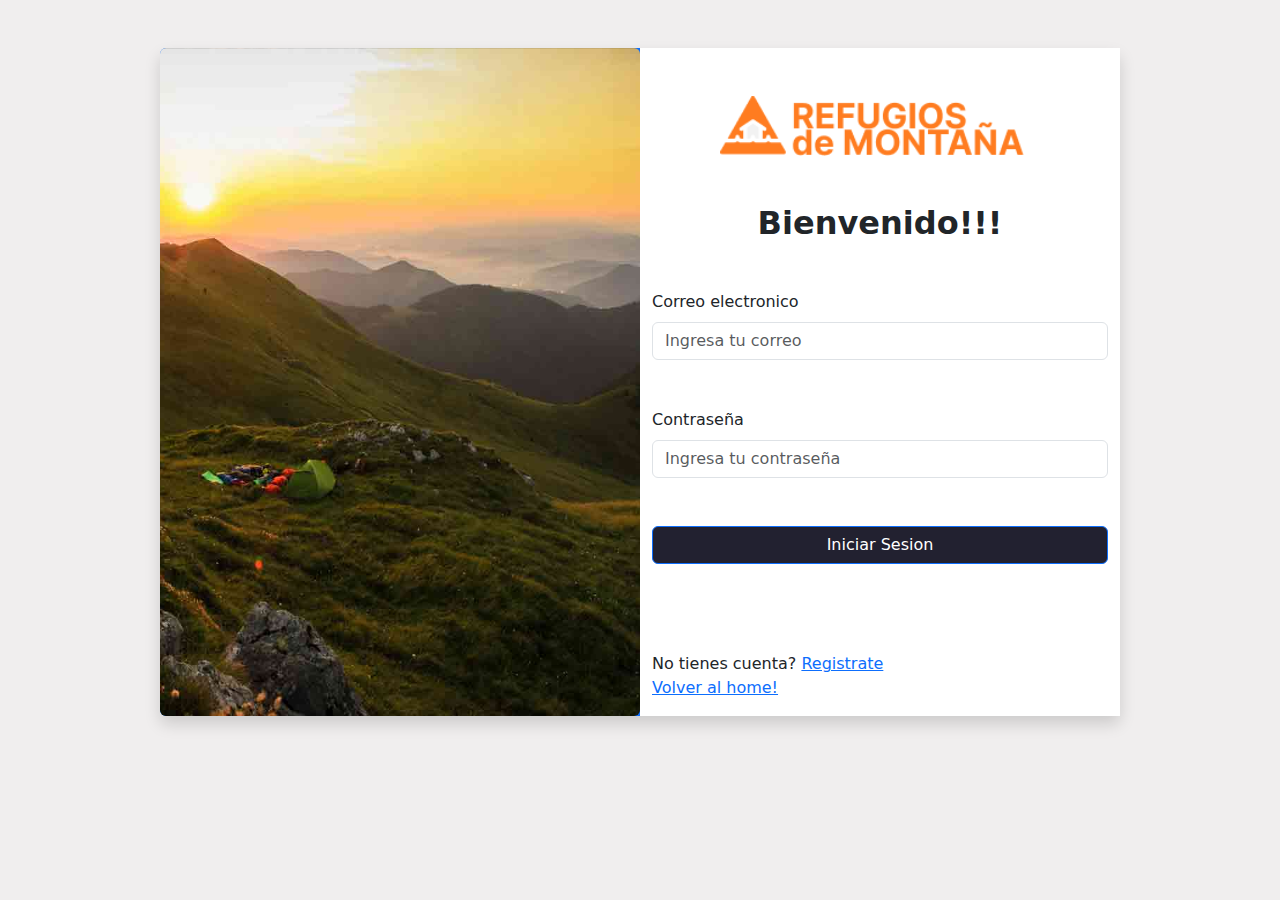
<file: login.html>
<!DOCTYPE html>
<html lang="en">
<head>
  <meta charset="UTF-8">
  <meta name="viewport" content="width=device-width, initial-scale=1.0">
  <title>Refugios de montaña - Login</title>
  <link rel="icon" type="image/png" sizes="16x16" href="img/Logo-Ico/RefugiosDeMontania-Ico.ico"/>
  <link href="https://cdn.jsdelivr.net/npm/bootstrap@5.3.3/dist/css/bootstrap.min.css" rel="stylesheet" integrity="sha384-QWTKZyjpPEjISv5WaRU9OFeRpok6YctnYmDr5pNlyT2bRjXh0JMhjY6hW+ALEwIH" crossorigin="anonymous">
  <style>
    body{
        background-color: rgb(240, 238, 238);
    }
    .bg{
        background-image: url(img/Refugios-HOME/Ascensión-Cerro-Tronador-Patagonia-refugio-actividad.jpg);
        background-position: center center;
        background-size: cover;

    }
  </style>
</head>
<body>


    <div class="container w-75 bg-primary mt-5 rounded shadow">
        <div class="row align-items-stretch">
            <div class="col bg d-none d-lg-block col-md-5 col-lg-5 col-xl-6 rounded">
            </div>
            <div class="col bg-white">
                <div class="d-flex justify-content-center">
                    <a href="index.html"><img src="img/ico/RefugiosDeMontania-Logo.png" width="320" alt="" class ="mt-5"></a>
                    
                </div>
                <h2 class="fw-bold text-center pt-5 mb-5">Bienvenido!!!</h2>
                
                <form id="loginForm">
                    <div id="message-container"></div>
                    <div id="error-container" style="color: red;"></div>
                    <div class="mb-4">
                        <label for="email" class="form-label">Correo electronico</label>
                        <input type="email" class="form-control" name="email" id="email" required placeholder="Ingresa tu correo"><br>
                    </div>
                    <div class="mb-4">
                        <label for="password" class="form-label">Contraseña</label>
                        <input type="password" class="form-control" name="password" id="password" required placeholder="Ingresa tu contraseña"> <br>
                    </div>
                    <div class="d-grid">
                        <button type="submit" class="btn btn-primary"  style="background-color:rgb(34, 33, 48)">Iniciar Sesion</button><br>
                    </div>

                    <div class="my-3 pt-5">
                        <span>No tienes cuenta? <a href="register.html">Registrate</a></span> <br>
                        <span><a href="index.html">Volver al home!</a></span>
                    </div>


                </form>
            </div>
        </div>

    </div>


    <!-- Scripts -->
</body>
</html>
</file>
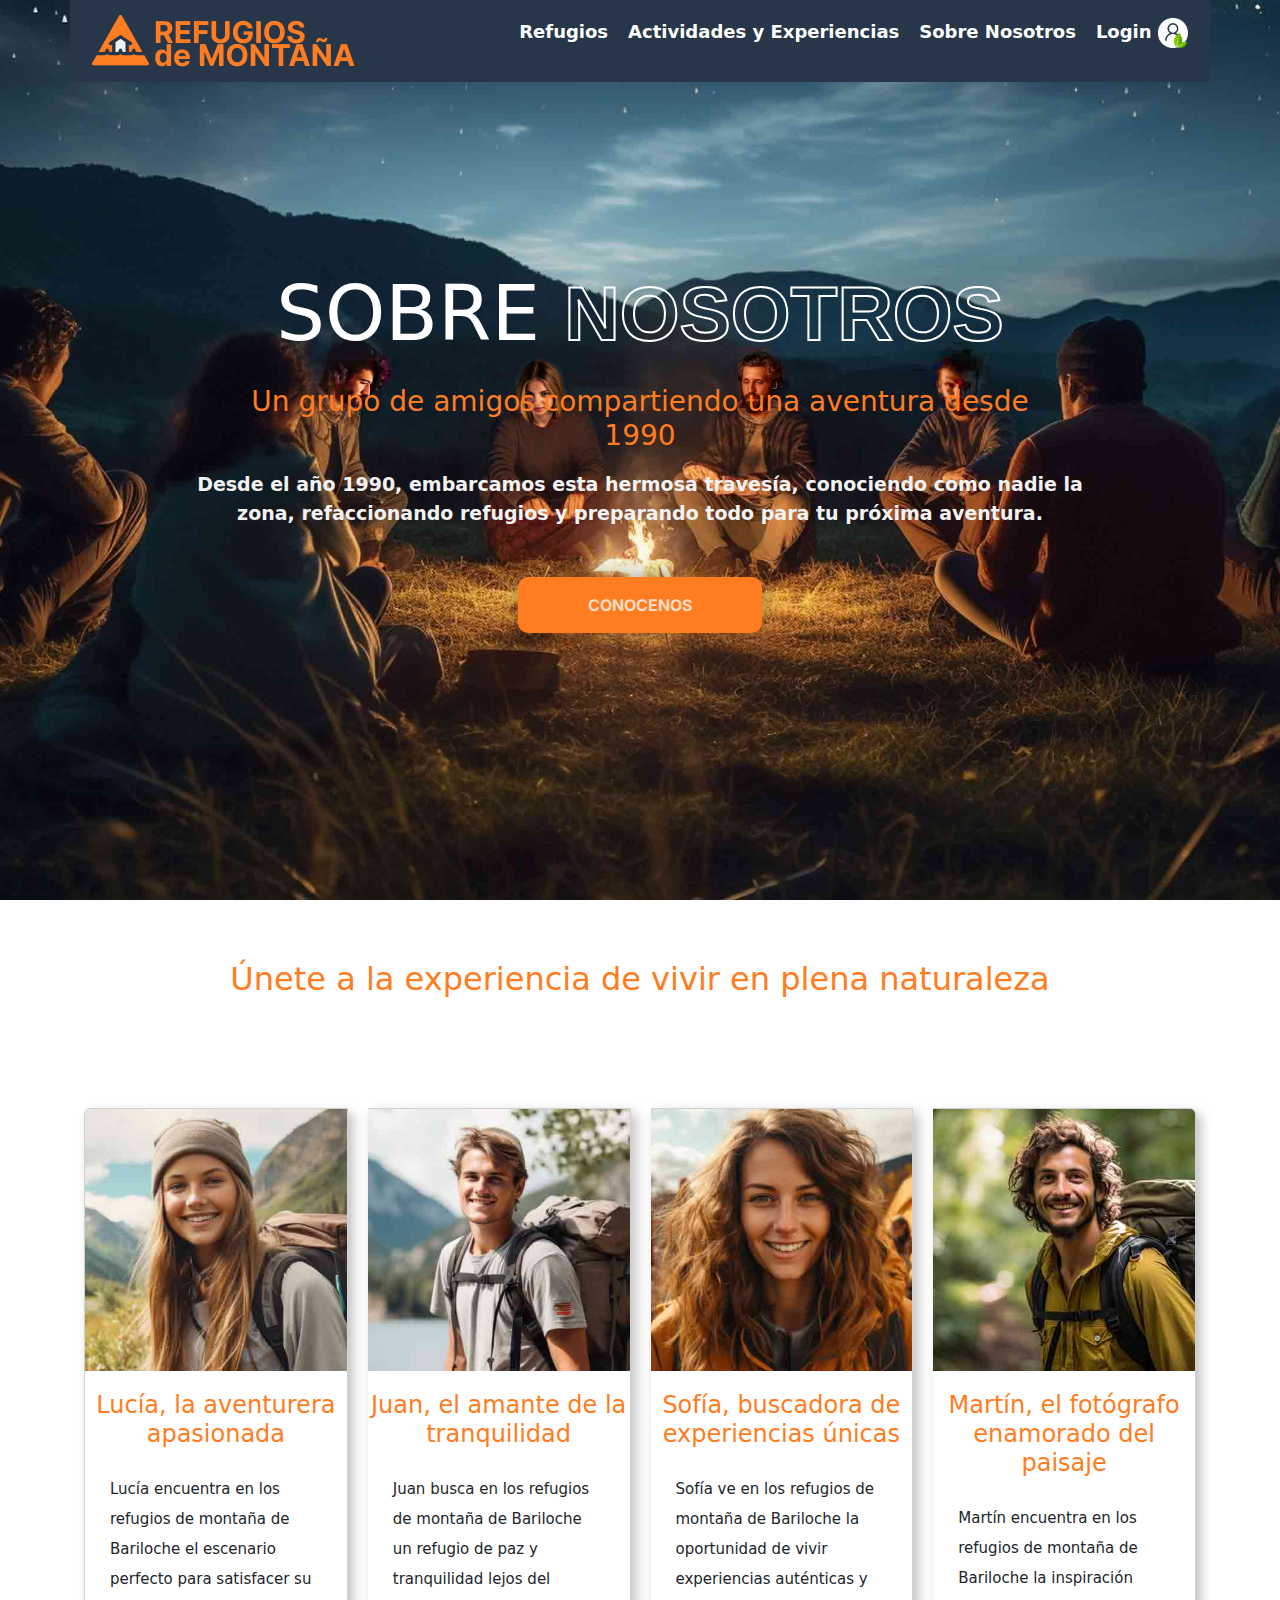
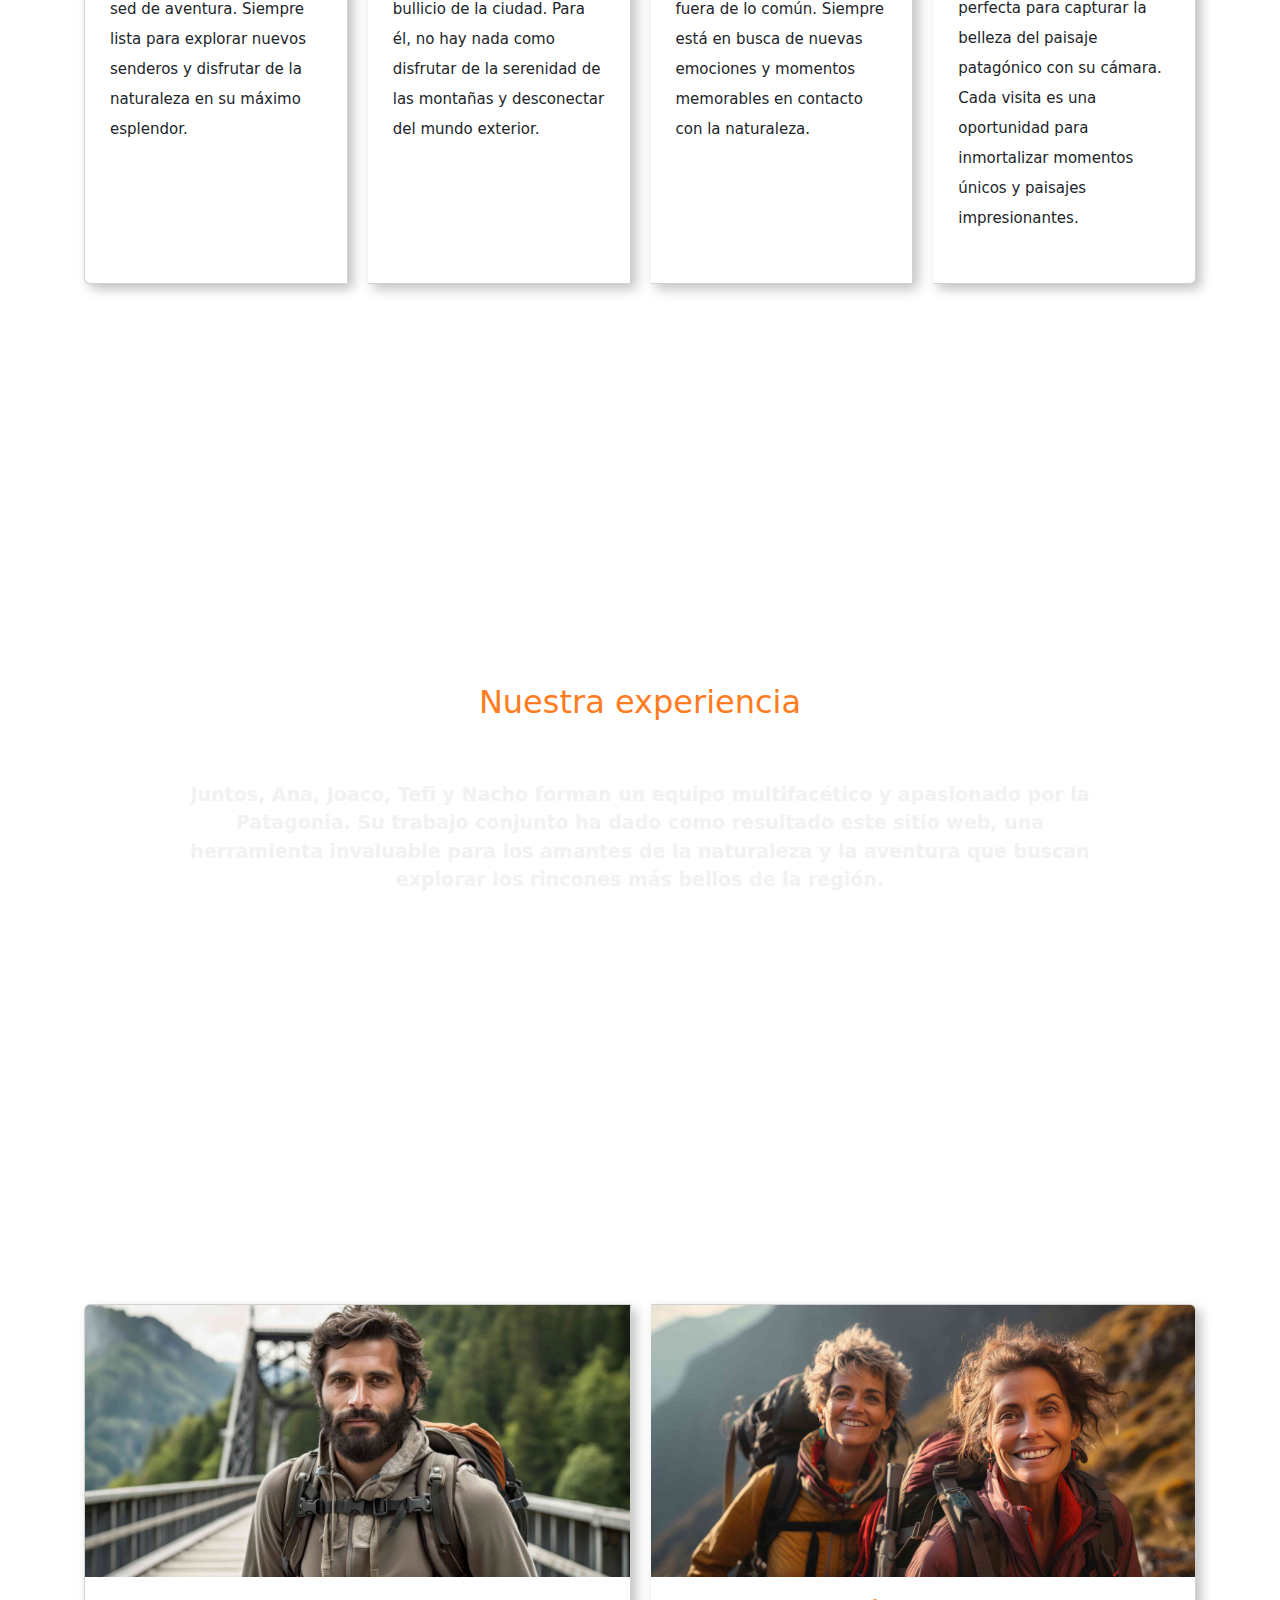
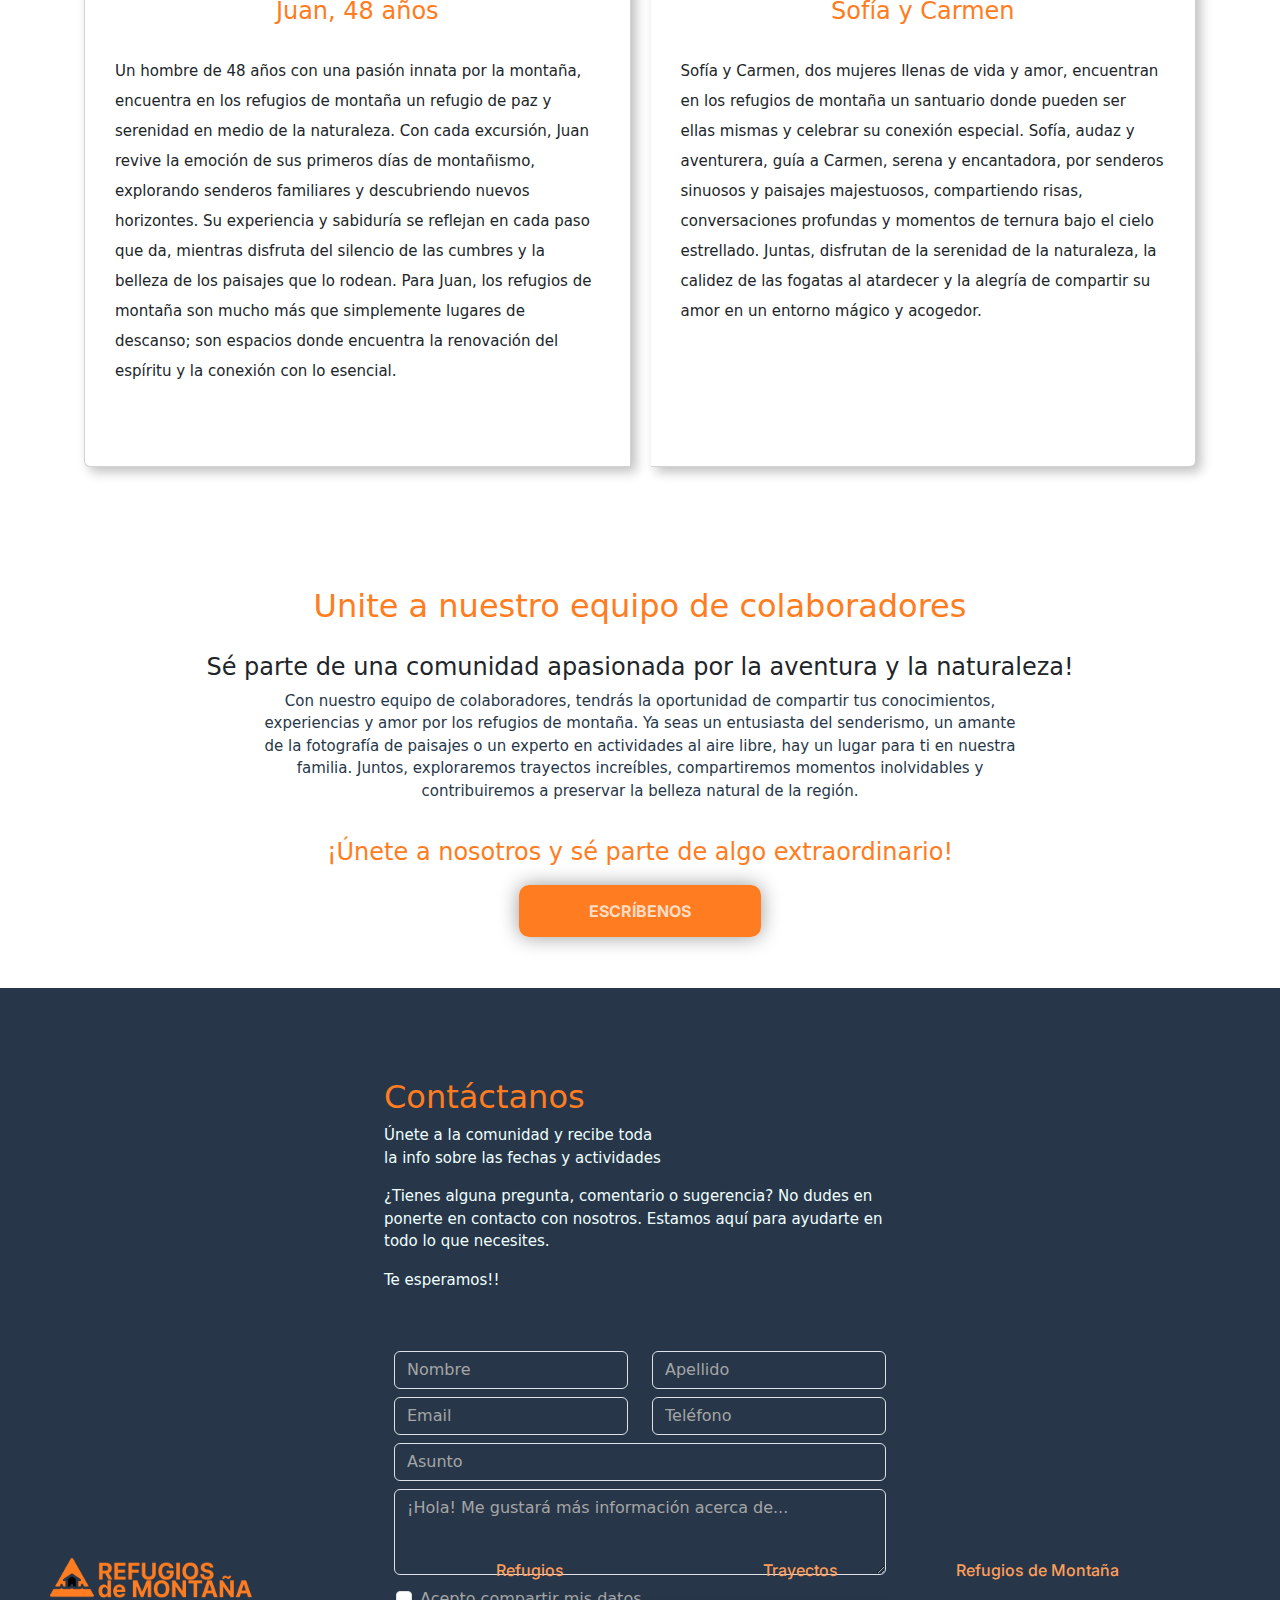
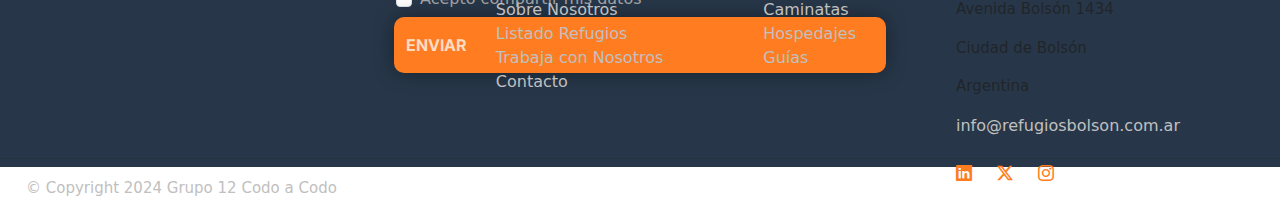
<file: nosotros.html>
<!DOCTYPE html>
<html lang="es">
<head>
    <meta charset="UTF-8">
    <meta name="viewport" content="width=device-width, initial-scale=1.0">
    <title>Sobre Nosotros</title>
    <meta name="keywords" content="Refugios de Montaña, Patagonia Argentina, Vacaciones en Patagonia, Trekking en Patagonia">
    <meta name="description" content="Refugios de Montaña, Refugios de Montania, Refugios de Montana">
    <link rel="icon" type="image/png" sizes="16x16" href="img/Logo-Ico/RefugiosDeMontania-Ico.ico">
    <link rel="stylesheet" href="css/nosotros.css">
    <link rel="preconnect" href="https://fonts.googleapis.com">
<link rel="preconnect" href="https://fonts.gstatic.com" crossorigin>
<link href="https://fonts.googleapis.com/css2?family=Chivo:ital,wght@0,100..900;1,100..900&family=Inter:wght@100..900&family=Lato:ital,wght@0,100;0,300;0,400;0,700;0,900;1,100;1,300;1,400;1,700;1,900&family=Radio+Canada+Big:ital,wght@0,400..700;1,400..700&display=swap" rel="stylesheet">
    <link rel="preconnect" href="https://fonts.googleapis.com">
    <link rel="preconnect" href="https://fonts.gstatic.com" crossorigin>
    <link href="https://fonts.googleapis.com/css2?family=Inter:wght@100..900&display=swap" rel="stylesheet">
    <link rel="stylesheet" href="https://cdn.jsdelivr.net/npm/bootstrap-icons@1.11.3/font/bootstrap-icons.min.css">
<link href="https://cdn.jsdelivr.net/npm/bootstrap@5.3.3/dist/css/bootstrap.min.css" rel="stylesheet" integrity="sha384-QWTKZyjpPEjISv5WaRU9OFeRpok6YctnYmDr5pNlyT2bRjXh0JMhjY6hW+ALEwIH" crossorigin="anonymous">

    <meta http-equiv="refresh" content="30"> <!--   borrar para la entrega este renglon -->

</head>

<body>

  <header>
    <div class="menu container">
        <a href="index.html" class="logo">
            <img src="img//Logo-Ico/RefugiosDeMontania-Logo.png" alt="Logo" class="logo-svg">
        </a>
        <input type="checkbox" id="menu">
        <label for="menu">
            <img src="img/menu.png" class="menu-icono" alt="">
        </label>
        <div class="navbar">
            <ul>
                <li><a href="refugios.html">Refugios</a></li>
                <li><a href="actividades.html">Actividades y Experiencias</a></li>
                <li><a href="nosotros.html">Sobre Nosotros</a></li>
                <li><a href="login.html">Login <img src="img/Refugios-HOME/login2.png" style="height: 30px" alt="RefugiosDeMontania-Logo"></a></li>
            </ul>
        </div>
    </div>

  </header>
  <section id="HERO-NOSOTROS">
    <div class="banner" id="TOP-nosotros">
      <div class="banner-description">
        <div class="header-txt">
          <h1>Sobre <span class="contorno">Nosotros</span> </h1>
          <h3 class="videoText">Un grupo de amigos compartiendo una aventura desde 1990</h3>
          <span class="subtitulo">Desde el año 1990, embarcamos esta hermosa travesía, conociendo como nadie la zona, refaccionando refugios y preparando todo para tu próxima aventura.
          </span>
        <a href="index.html" class="btn-1">Conocenos</a>
      </div>
    </div>
    
  </div>
  
</section>
<section id="NUESTRO-EQUIPO">
  <div class="Titulo-Busquedas-Refugios">
    <H2 class="titulo">Únete a la experiencia de vivir en plena naturaleza</H2>
  </div>  
  <div class="session3-card">
    <div class="card-group">     
      <div class="card">
        <img src="img/Refugios-NOSOTROS/Apasionada-por-la-Montana-Ana-Refugio-de-Montana.jpg" class="card-img-top" alt="...">
        <div class="card-content">
          <div class="card-title">
            <h4>Lucía, la aventurera apasionada</h4>
          </div>
          <p class="card-text">Lucía encuentra en los refugios de montaña de Bariloche el escenario perfecto para satisfacer su sed de aventura. Siempre lista para explorar nuevos senderos y disfrutar de la naturaleza en su máximo esplendor.</p>
        </div>
      </div>
      
      <div class="card">
        <img src="img/Refugios-NOSOTROS/Compromiso-con-el-Medio-Ambiente-Joaco-Refugio-de-Montana.jpg" class="card-img-top" alt="...">
        <div class="card-content">
          <div class="card-title">
            <h4>Juan, el amante de la tranquilidad</h4>
          </div>
          <p class="card-text">Juan busca en los refugios de montaña de Bariloche un refugio de paz y tranquilidad lejos del bullicio de la ciudad. Para él, no hay nada como disfrutar de la serenidad de las montañas y desconectar del mundo exterior.</p>
        </div>
      </div>
      
      <div class="card">
        <img src="img/Refugios-NOSOTROS/Refugios-de-Montana-Patagonia-Argentina-Proyecto-Tefi.jpg" class="card-img-top" alt="...">
        <div class="card-content">
          <div class="card-title">
            <h4>Sofía, buscadora de experiencias únicas</h4>
          </div>
          <p class="card-text">Sofía ve en los refugios de montaña de Bariloche la oportunidad de vivir experiencias auténticas y fuera de lo común. Siempre está en busca de nuevas emociones y momentos memorables en contacto con la naturaleza.</p>
        </div>
      </div>
      <div class="card">
        <img src="img/Refugios-NOSOTROS/Mas-de-15-Anios-de-Experiencia-en-Refugios-de-Montana-Nacho.jpg" class="card-img-top" alt="...">
        <div class="card-content">
          <div class="card-title">
            <h4>Martín, el fotógrafo enamorado del paisaje</h4></div>
            <p class="card-text">Martín encuentra en los refugios de montaña de Bariloche la inspiración perfecta para capturar la belleza del paisaje patagónico con su cámara. Cada visita es una oportunidad para inmortalizar momentos únicos y paisajes impresionantes.</p>
          </div>
        </div>
      </div>
      
    </div>
  </section>

  <section id="NUESTRA-EXP
  ERIENCIA">
  <div class="banner-2">
      <div class="banner-description">
        <div class="header-txt">
          <H2 class="titulo">Nuestra experiencia</H2>
          <span class="subtitulo">
            Juntos, Ana, Joaco, Tefi y Nacho forman un equipo multifacético y apasionado por la Patagonia. Su trabajo conjunto ha dado como resultado este sitio web, una herramienta invaluable para los amantes de la naturaleza y la aventura que buscan explorar los rincones más bellos de la región.
          </span>
        </div>
      </div>
      
    </div>  
    
    <div class="card-group">
      
      <div class="card">
        <img src="img/Refugios-NOSOTROS/Refugios-de-Montana-Experiencia-Patagonia-Juan.jpg" class="card-img-top" alt="...">
        <div class="card-content">
          <div class="card-title">
            <h4>Juan, 48 años</h4>
          </div>
          <p class="card-text-2">Un hombre de 48 años con una pasión innata por la montaña, encuentra en los refugios de montaña un refugio de paz y serenidad en medio de la naturaleza. Con cada excursión, Juan revive la emoción de sus primeros días de montañismo, explorando senderos familiares y descubriendo nuevos horizontes. Su experiencia y sabiduría se reflejan en cada paso que da, mientras disfruta del silencio de las cumbres y la belleza de los paisajes que lo rodean. Para Juan, los refugios de montaña son mucho más que simplemente lugares de descanso; son espacios donde encuentra la renovación del espíritu y la conexión con lo esencial.</p>
        </div>
      </div>
      
      <div class="card">
        <img src="img/Refugios-NOSOTROS/refugios-patagonia-two-women-50-years-old-are-traveling-trekking-mountains-healthy-lifestyle.jpg" class="card-img-top" alt="...">
        <div class="card-content">
          <div class="card-title">
            <h4>Sofía y Carmen</h4>
          </div>
          <p class="card-text-2">Sofía y Carmen, dos mujeres llenas de vida y amor, encuentran en los refugios de montaña un santuario donde pueden ser ellas mismas y celebrar su conexión especial. Sofía, audaz y aventurera, guía a Carmen, serena y encantadora, por senderos sinuosos y paisajes majestuosos, compartiendo risas, conversaciones profundas y momentos de ternura bajo el cielo estrellado. Juntas, disfrutan de la serenidad de la naturaleza, la calidez de las fogatas al atardecer y la alegría de compartir su amor en un entorno mágico y acogedor.</p>
        </div>
      </div>
    </div>
  </section>
  <section id="UNITE-A-NOSOTROS">
    <div class="tercerasec">
      <H2 class="titulo-3">Unite a nuestro equipo de colaboradores</H2>
      <h4 class="segundoTit">Sé parte de una comunidad apasionada por la aventura y la naturaleza!</h4>
      <div class="subtitulo-dark-small">
        <p>
          Con nuestro equipo de colaboradores, tendrás la oportunidad de compartir tus conocimientos, experiencias y amor por los refugios de montaña. 
          Ya seas un entusiasta del senderismo, un amante de la fotografía de paisajes o un experto en actividades al aire libre, 
          hay un lugar para ti en nuestra familia. 
          Juntos, exploraremos trayectos increíbles, compartiremos momentos inolvidables y 
          contribuiremos a preservar la belleza natural de la región.
        </p>
        <h4 class="segundoTit naranja">¡Únete a nosotros y sé parte de algo extraordinario!</h4>
        <div>
          <a href="NOSOTROS-CONTACTO" class="btn-1">Escríbenos</a>
        </div>
      </div>

      </div>
      
      
    </section>
<!-- FORMULARIO DE CONTACTO -->
<section id="REFUGIOS-CONTACTO" class="Contactanos">
  
  <div class="contactanos">
    <div class="contenedorform">
        <div class="partizq">
            <h2>Contáctanos</h2>
            <p><strong>Únete a la comunidad y recibe toda <br>la info sobre las fechas y actividades</strong></p>
            <p>¿Tienes alguna pregunta, comentario o sugerencia? No dudes en ponerte en contacto con nosotros. Estamos aquí para ayudarte en todo lo que necesites.</p>
            <p><strong>Te esperamos!!</strong></p>
        </div>
        <div class="partder">
            <div class="row p-1">

                <div class="col-md-6">
                    <div class="form-group">
                        <input type="text" class="form-control custom-bg filled-text-color" id="nombre" placeholder="Nombre">
                    </div>
                </div>
                <div class="col-md-6">
                    <div class="form-group">
                        <input type="text" class="form-control custom-bg filled-text-color" id="apellido" placeholder="Apellido">
                    </div>
                </div>

            </div>
            <div class="row p-1">

                <div class="col-md-6">
                    <div class="form-group">
                        <input type="text" class="form-control custom-bg filled-text-color" id="email" placeholder="Email">
                    </div>
                </div>
                <div class="col-md-6">
                    <div class="form-group">
                        <input type="text" class="form-control custom-bg filled-text-color" id="telefono" placeholder="Teléfono">
                    </div>
                </div>

            </div>
            <div class="row p-1">
                <div class="col">
                    <input type="text" class="form-control custom-bg filled-text-color" id="asunto" placeholder="Asunto" aria-label="First name">
                </div>
            </div>
            <div class="row p-1">
                <div class="col">
                    <textarea class="form-control custom-bg filled-text-color" placeholder="¡Hola! Me gustará más información acerca de..." id="mensaje" rows="3"></textarea>
                </div>
            </div>
            <div class="row p-1" style="margin-left: 0px;margin-right: 0px;">
              <div class="row p-1">
                <div class="form-check">
                    <input class="form-check-input" type="checkbox" value="" id="flexCheckDefault">
                    <label class="form-check-label" for="flexCheckDefault">
                    Acepto compartir mis datos
                    </label>
                </div>
            </div>


                <a href="#" class="btn-1" id="enviarFormulario">Enviar</a>
            </div>
        </div>
        
    </div>
</div>

</section>

<footer>
    <div class="footer-info">
      <div class="footer-logo">
        <a href="#TOP-nosotros">
          <img class="img-footer-logo" src="img/Logo-Ico/RefugiosDeMontania-Logo-black.png" alt="Refugios de Montaña Logo">
        </a>
      </div>
      <div class="footer-links">
        <div class="footer-list">
          <p class="CommonLabel">Refugios</p>
          <a class="a-especial" href="nosotros.html">Sobre Nosotros</a> 
          <a class="a-especial" href="refugios.html">Listado Refugios</a> 
          <a class="a-especial" href="nosotros.html#UNITE-A-NOSOTROS">Trabaja con Nosotros</a> 
          <a class="a-especial" href="nosotros.html#NOSOTROS-CONTACTO">Contacto</a>
        </div>
        <div class="footer-list">
          <p class="CommonLabel">Trayectos</p>
          <a class="a-especial" href="actividades.html">Caminatas</a> 
          <a class="a-especial" href="refugios.html">Hospedajes</a> 
          <a class="a-especial" href="actividades.html">Guías</a> 
        </div>
        <div class="footer-list">
          <div class="DatosPag">
            <p class="CommonLabel">Refugios de Montaña</p>
            <p>Avenida Bolsón 1434</p>
            <p>Ciudad de Bolsón</p>
            <p>Argentina</p>
            <a class="a-especial" href="#">info@refugiosbolson.com.ar</a>
          </div>
          <div class="redes-sociales">
            <a href="https://www.linkedin.com/feed/" target="_blank"><i class="bi bi-linkedin"></i></a>
            <a href="https://x.com/?lang=es" target="_blank"><i class="bi bi-twitter-x"></i></a>
            <a href="https://www.instagram.com/accounts/login/?next=https%3A%2F%2Fabout.instagram.com%2Fes-la" target="_blank"><i class="bi bi-instagram"></i></a>
          </div>
        </div>
      </div>
    </div>
    <hr>
    <div class="derechos">
      <p>© Copyright 2024 <b>Grupo 12</b> Codo a Codo</p>
    </div>
</footer>

<script src="js/form.js"></script>
</body>
</html>
</file>
<file: css/nosotros.css>
* {
    margin: 0;
    padding: 0;
    box-sizing: border-box;
    text-decoration: none;
    list-style: none;
    }

header {
    background-position: center center;
    background-repeat: no-repeat;
    background-size: cover;
    display: flex;
    position: relative;
    align-items: center;
    
}
/*.a-button {
    border: 2px solid rgba(0, 0, 0, 0.4);
    padding: 0.6em 3.5em;
    margin: auto;
    text-decoration: none;
    border-radius: 50px;
    font-size: 0,9em;
}
*/
.menu {
    position: fixed;
    top: 0;
    left: 0;
    right: 0;
    display: flex;
    align-items: center;
    justify-content: space-between;
    width: 100%;
    background-color:#273749;
    z-index: 1000;
}

.menu a {
    text-decoration: none;
    
}

.logo {
    color: #FF7C20;
    margin-left: 10px;
    display: flex;
    align-items: center;
    height: 50px;
}

.menu .navbar ul li {
    position: relative;
    float: left;
    
}

.menu .navbar ul li a{
    font-size: 18px;
    padding: 10px;
    color: #ffffff;
    display: block;
    font-weight: bold;
}

.menu .navbar ul li a:hover{
    color: #FF7C20;
    font-weight: bold;
}


#menu {
    display: none;
}

.menu-icono {
    width: 35px;
}

.menu label {
    cursor:  pointer;
    display: none;
}

@media(max-width:1023px) {
    .menu {
        padding: 30px ;
    }
    .menu label {
        display: initial;
    }
    .menu .navbar {
        position: absolute;
        top: 100%;
        left: 0;
        right: 0;
        background-color: #3f3f3f48;
        backdrop-filter: blur(5px);
        display: none;
        
    }
    .menu .navbar ul li {
        width: 100%;
    }

    #menu:checked ~ .navbar{
        display: initial;
    }

    .icons {
        display: none;
    }

    .header {
        padding: 80px 30px 50px 30px;
        align-items: self-start;
        flex-direction: column;
        align-items: center;
    }

    .header-txt {
        text-align: center;
        width: 100%;
        margin-bottom: 30px;
    }
    .header-txt h1 {
        margin-bottom: 10px;
    }
    .images {
        position: initial;
        width: 300px;
        height: 300px;
    }
}

.banner{
    width:100%;
    height: 100%;
    display: flex;
    align-items: center;
    text-align: center;
    background-attachment: fixed;
    background-position: center;
    background-size:cover;
    background-repeat: no-repeat;
    background-image: url(../img/Refugios-NOSOTROS/Refugios-de-montana-Nosotros-Guias-Expertos-y-Certificados-low.jpg);
}

.banner-2{
    width:100%;
    height: 10%;
    margin-top: 50px;
    margin-bottom: 50px;
    display: flex;
    align-items: center;
    text-align: center;
    background-attachment: fixed;
    background-position: center;
    background-size: 100%;
    background-image: url(../img/Refugios-NOSOTROS/Experiencia-Refugios-de-Montana-backpacker-traveling-forest.jpg);
}
.banner-description{
    width:90%;
    max-width: 1000px;
    display: block;
    margin: auto;
}

.header-txt {
    position: relative;  /*Establecer la posición relativa para permitir el posicionamiento absoluto del botón */
    width: 100%;
    text-align: center;
    display: flex;
    flex-direction: column;
    justify-content: center;
    align-items: center;
    height: 100vh;  /*Establecer la altura para que ocupe toda la pantalla */
}

.header-txt h1{
    font-size: 100px;
    text-align: center;
    font-size: 6vw;
    text-transform: uppercase;
    color: #ffffff;
    margin-bottom: 25px;
    align-items: center;

}
.header-txt .contorno{
    color: transparent;  /*Hacer el texto transparente para que solo se vea el contorno */
    -webkit-text-stroke: 2px rgb(255, 255, 255);  /*Añadir un contorno de 2px en negro */
    font-size: 6vw;
    text-transform: uppercase;
    font-family: Arial, Helvetica, sans-serif;
    font-weight: 900;
}

.header-txt p{
    margin-top: 150px;
    font-size: 158px;
    color: #ffffff;
    font-weight: 900;
    margin-bottom: 50px;
    text-align: center;
    font-size: arial;
}

.header-txt span {
    font-weight: 900;
    font-size: 19px;
}
.btn-1{
    text-transform: uppercase;
    color: #FEDCC4;
    background-color: #FF7C20;
    box-shadow: 0 0 20px rgba(0, 0, 0, 0.4);
    font-family: "Inter", sans-serif;
    font-weight: bold;
    text-decoration: none;
    padding: 16px 70px;
    border-radius: 10px;
}
.btn-1 :hover {
    background-color: #EE6300;
    box-shadow: 0 6 10px #FF9E5A;
}

.btn-2 {
    text-transform: uppercase;
    color: #FEDCC4;
    background-color: #FF7C20;
    box-shadow: 0 0 20px rgba(0, 0, 0, 0.4);
    font-family: "Inter", sans-serif;
    font-weight: bold;
    text-decoration: none;
    text-align: center;
    padding: 16px 70px;
    border-radius: 10px;   

}

.btn-1-contactanos {
    text-transform: uppercase;
    color: #FEDCC4;
    background-color: #FF7C20;
    box-shadow: 0 0 20px rgba(0, 0, 0, 0.4);
    font-family: "Inter", sans-serif;
    font-weight: bold;
    text-decoration: none;
    padding:16px 70px;
    border-radius: 10px;
    text-align: center;
}
.btn-1-contactanos:hover {
    background-color:#EE6300;
    box-shadow: 0 6 10px #FF9E5A;

}

a {
    text-decoration: none;
    color: #c0c0c0;
    }
body {
    font-family: "Inter", sans-serif;
    }
.container {
    margin: 0;
    }


.HeroRefugioVistaAerea {
    position: relative;
    height: 600px; /* Ajusta la altura según tus necesidades */
    overflow: hidden;
    background-position: center;
    pointer-events: none;
     /* Evita que la imagen se pueda hacer clic */       
    }
    .HeroRefugioVistaAerea-1 {
        position: relative;
        height: 600px; /* Ajusta la altura según tus necesidades */
        overflow: hidden;
        background-position: center;
        pointer-events: none;
         /* Evita que la imagen se pueda hacer clic */ 
        margin-top: 40px;
        }
        .fotofoto-back{
            position: fixed;
            height: 600px; /* Ajusta la altura según tus necesidades */
            overflow: hidden;
            background-position: center;
            pointer-events: none;
        
        }
.video {
    position: absolute;
    top: 0;
    left: 0;
    z-index: -1;
    }

    .videoText {
        text-align: center;
        width: 80%;
        font-weight: 300;
        color: #FF7C20
    
    }
    
    .subtitulo {
        font-weight: 300;
        line-height: 1.5;
        color: #f2f2f2;
        display: flex;
        padding-bottom: 5%;
        padding-top: 1%;
        padding-right: 5%;
        padding-left:5%
    }
    .subtitulo-dark {
        color: #273749;
        font-weight: 300;
        line-height: 1.5;
        display: flex;
        padding-bottom: 5%;
        padding-top: 1%;
        padding-right: 15%;
        padding-left: 15%;
        gap: 20px;
        text-align: center;
    }
    .naranja{
        color: #FF7C20;
    }
    .subtitulo-dark-small {
        color: #273749;
        font-weight: 300;
        line-height: 2;
        gap: 20px;
        display: flex;
flex-direction: column;      
padding-right: 20%;
        padding-left: 20%;
        text-align: center;
    
    }


    .segundoTit{
        text-align: center;
        font-weight: 300;
    }

    .tercerasec{
        padding-top: 60px;
        display: flex;
        flex-direction: column;
        gap: -50px;
        }
    
    .seccion1-experiencia-2 {
        position: relative;
        overflow: hidden;
        background-position: center;
        pointer-events: none;
         /* Evita que la imagen se pueda hacer clic */    
        height: 180px;
        background-size: cover;
        display: flex;
        flex-direction: column; /* Para colocar el título arriba del párrafo */
        justify-content: center;/*  Centra verticalmente */
        align-items: center; /*Centra horizontalmente */
        text-align: center;
        margin-top: 140px;
        margin-bottom: 140px;
    }

    .parrafo1{
        text-align: center;
        font-weight: 300;
        width: 50%;
        display: flex;
        justify-items: center;
    
    }
    

h2 {
    font-size: 40px;
    font-weight: 600;
    }

h3 {
    font-size: 24px;
    font-weight: 500;
    }

h4 { 
    font-size: 20px;
    font-weight: 300;
    }

.CommonLabel {
    font-size: 16px;
    font-weight: 500;
    color: #FF7C20;
    font-family: "Inter", sans-serif;
    }

a :hover {
        color: #273749;
        }

.derechos {
    font-size: 12px;
    font-weight: 300;
    color: #c0c0c0;
    padding-top: 2px;
    padding-left: 26px;
    height: 33px;
    }

p {
    font-size: 15px;
    font-weight: 200;
    line-height: 1.5;
    }

h2, h3, h4 {
    color: #FF7C20
    }

    .titulo {
        padding-top: 60px;
        padding-bottom: 40px;
        text-align: center;
        position: relative;
        color: #FF7C20;
    }
    .titulo-3 {
        padding-top: 60px;
        padding-bottom: 20px;
        text-align: center;
        position: relative;
        color: #FF7C20;
    }


.card-group {
    width: 90%;
    margin: 0 auto;
    margin-top: 50px;

}

.card {
    width: 314px;
    height: 550px;
    position: relative;
    margin: 20px;
    border-radius: 16px;
    box-shadow: 5px 5px 12px #c0c0c0 ;
    }

.card .card-image {
width: 100%; 
height: 200px; 
object-fit: cover; 
}

.card .card-title {
    font-size: 15px;
    line-height: 2;
    text-align: center;
    padding-top: 20px;
    color:#FF7C20
    }

.card .card-text {
font-size: 15px;
line-height: 2;
text-align: left;
margin: 25px;
padding-bottom: 50px;
}

.card-text-2{
font-size: 15px;
line-height: 2;
text-align: left;
margin: 30px;
padding-bottom: 50px;
}


.tarjetas-contenedor-1 {
margin: 0px 30px 0px 30px;
display: flex; /* Activar Flexbox */
flex-direction: row;
justify-content: space-around; /* Distribuir los elementos con espacio entre ellos */
align-items: flex-start; 
}

@media (max-width: 1023px) {
    .tarjetas-contenedor-1 {
      flex-direction: column; /* Alinear verticalmente en móviles */
      align-items: center; /* Alinear horizontalmente al centro en móviles */
    }
    .footer-info {
        flex-direction: column; /* Alinear verticalmente en móviles */
        align-items: left;

        }
        .footer-links {
            flex-direction: column; /* Alinear verticalmente en móviles */
            align-items: left;
            }
        .footer {
        flex-direction: column; /* Alinear verticalmente en móviles */
        align-items: left;
            }
    }

.card .card-link {
    color: #007bff;
    text-decoration: none;
    font-weight: bold;
}







.Contactanos {
    background-color: #273749;
    height: 500px;
    margin-top: 60px;
}
.contactanos {
    padding-top: 90px;
    padding-bottom: 90px;
    background-color: #273749;

    align-items: center;

}

.contenedorform {
    width: 80%;
    margin: auto;
    gap: 40px;
    display: flex;
    flex-direction: row;
    flex-wrap: wrap;
    justify-content: space-around;
}

.partizq {
    width: 50%;
    min-width: 500px;
}

.partizq h2{
    color: #FF7C20;
}
.partizq p{
    color: azure;
}


.partder {
    min-width: 500px;
}

.custom-bg {
    background-color: #273749 !important;

}

.custom-bg::placeholder {
    color: rgb(165, 165, 165) !important;

}

        /* aca termina CONTACTANOS*/
        
.a-especial {
    color: #c0c0c0;
    text-decoration: none;
    }

.footer-info {
    display: flex;
    justify-content: space-between;
    height: 160px;
    margin-top: 70px;
    margin-bottom: 40px;

}

.footer-logo {
    width: 100px;
    margin-left: 50px;
    margin-bottom: 24px;
}

.footer-links {
    display: flex;
    justify-content: space-evenly;
    margin-left: 50px;  
}

.footer-list {
    display: flex;
    flex-direction: column;
    padding-right: 100px;
    justify-content: flex-start;
    margin-bottom: 24px;
    align-content: space-evenly;

}

.footer-list :hover {
    color: #FF9E5A;
}

.CommonLabel{
    color: #FF9E5A;

}
.img-footer-logo {
    height: 40px;

}

.redes-sociales {
    margin-top: 24px;
    margin-right: 20px;
    margin-bottom: 24px;
    color: #FF9E5A;

}
.redes-sociales :hover {
    color: #273749;

}

.bi :hover {
    color: #273749;
}

.bi {
    color: #FF7C20;
    margin-right: 20px;
}


.form-check {
    margin-left: 10px !important;
    color: rgb(165, 165, 165) !important;
}
</file>
